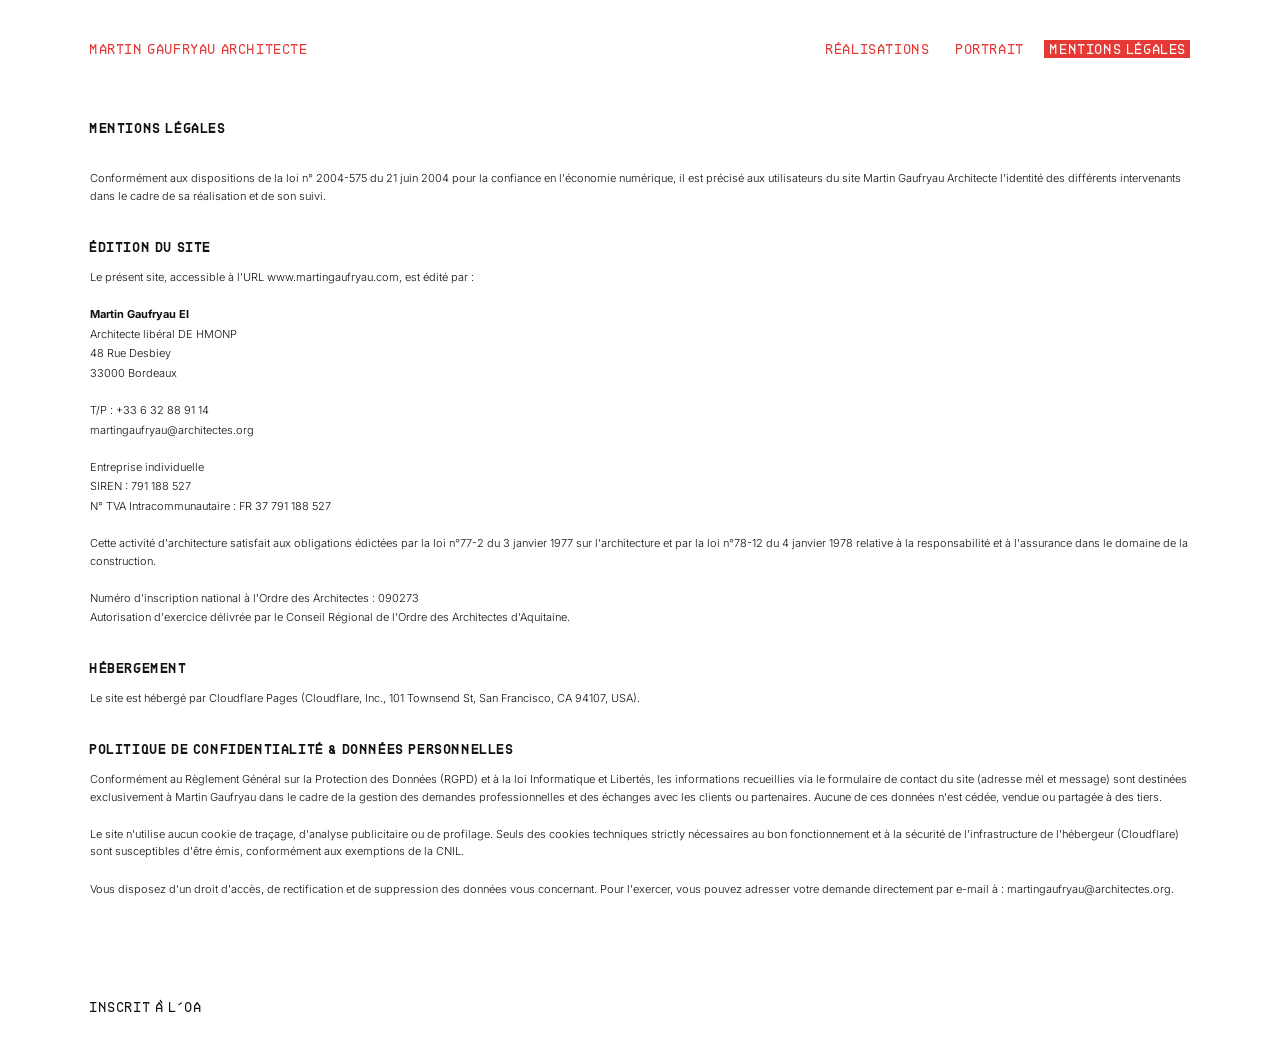
<file: mentions-legales.html>
<!DOCTYPE html>
<html lang="fr">
<head>
  <meta charset="UTF-8">
  <meta name="viewport" content="width=device-width, initial-scale=1.0">
  <title>Mentions légales — MARTIN GAUFRYAU ARCHITECTE</title>
  <link rel="icon" type="image/svg+xml" href="data:image/svg+xml,<svg xmlns='http://www.w3.org/2000/svg' viewBox='0 0 100 100'><rect width='100' height='100' fill='%23e53935'/></svg>">
  <link rel="stylesheet" href="style.css">
</head>
<body>
  <div class="site-container">
    <header class="main-header">
      <div class="brand">
        <a href="index.html">MARTIN GAUFRYAU ARCHITECTE</a>
      </div>
      <nav class="main-nav">
        <a href="realisations.html">RÉALISATIONS</a>
        <a href="portrait.html">PORTRAIT</a>
        <a href="mentions-legales.html" class="active">MENTIONS LÉGALES</a>
      </nav>
    </header>

    <main>
      <section class="legal-content">
        <h1>Mentions légales</h1>
        
        <div class="legal-block">
          <p>Conformément aux dispositions de la loi n° 2004-575 du 21 juin 2004 pour la confiance en l'économie numérique, il est précisé aux utilisateurs du site Martin Gaufryau Architecte l'identité des différents intervenants dans le cadre de sa réalisation et de son suivi.</p>
        </div>

        <div class="legal-block">
          <h2>Édition du site</h2>
          <p>Le présent site, accessible à l'URL www.martingaufryau.com, est édité par :</p>
          <br>
          <p><strong>Martin Gaufryau EI</strong></p>
          <p>Architecte libéral DE HMONP</p>
          <p>48 Rue Desbiey</p>
          <p>33000 Bordeaux</p>
          <br>
          <p>T/P : +33 6 32 88 91 14</p>
          <p>martingaufryau@architectes.org</p>
          <br>
          <p>Entreprise individuelle</p>
          <p>SIREN : 791 188 527</p>
          <p>N° TVA Intracommunautaire : FR 37 791 188 527</p>
          <br>
          <p>Cette activité d'architecture satisfait aux obligations édictées par la loi n°77-2 du 3 janvier 1977 sur l'architecture et par la loi n°78-12 du 4 janvier 1978 relative à la responsabilité et à l'assurance dans le domaine de la construction.</p>
          <br>
          <p>Numéro d'inscription national à l'Ordre des Architectes : 090273</p>
          <p>Autorisation d'exercice délivrée par le Conseil Régional de l'Ordre des Architectes d'Aquitaine.</p>
        </div>

        <div class="legal-block">
          <h2>Hébergement</h2>
          <p>Le site est hébergé par Cloudflare Pages (Cloudflare, Inc., 101 Townsend St, San Francisco, CA 94107, USA).</p>
        </div>

        <div class="legal-block">
          <h2>Politique de confidentialité & Données personnelles</h2>
          <p>Conformément au Règlement Général sur la Protection des Données (RGPD) et à la loi Informatique et Libertés, les informations recueillies via le formulaire de contact du site (adresse mél et message) sont destinées exclusivement à Martin Gaufryau dans le cadre de la gestion des demandes professionnelles et des échanges avec les clients ou partenaires. Aucune de ces données n'est cédée, vendue ou partagée à des tiers.</p>
          <br>
          <p>Le site n'utilise aucun cookie de traçage, d'analyse publicitaire ou de profilage. Seuls des cookies techniques strictly nécessaires au bon fonctionnement et à la sécurité de l'infrastructure de l'hébergeur (Cloudflare) sont susceptibles d'être émis, conformément aux exemptions de la CNIL.</p>
          <br>
          <p>Vous disposez d'un droit d'accès, de rectification et de suppression des données vous concernant. Pour l'exercer, vous pouvez adresser votre demande directement par e-mail à : martingaufryau@architectes.org.</p>
        </div>
      </section>
    </main>

    <footer class="main-footer">
      <a href="pdf/ordre-architectes.pdf" target="_blank" rel="noopener noreferrer" class="order-link">
        Inscrit à l'OA
      </a>
    </footer>
  </div>
</body>
</html>
</file>
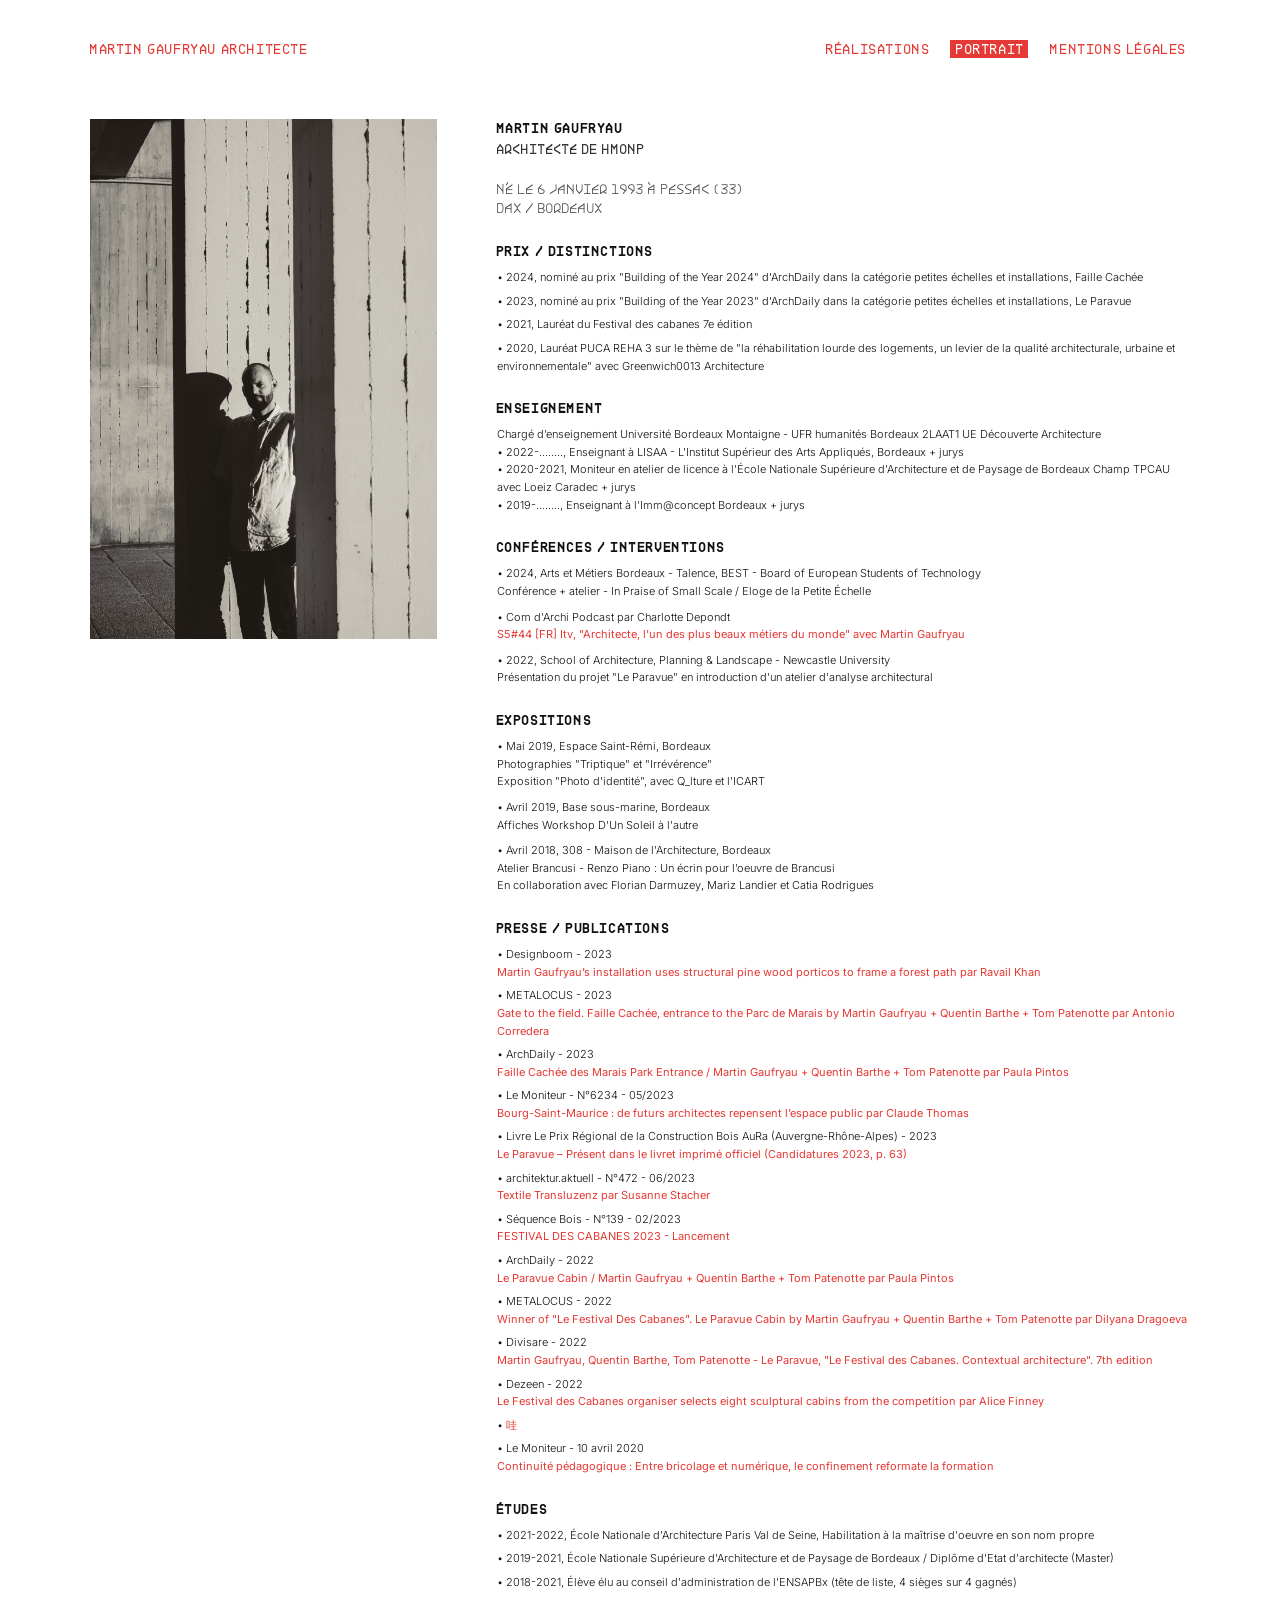
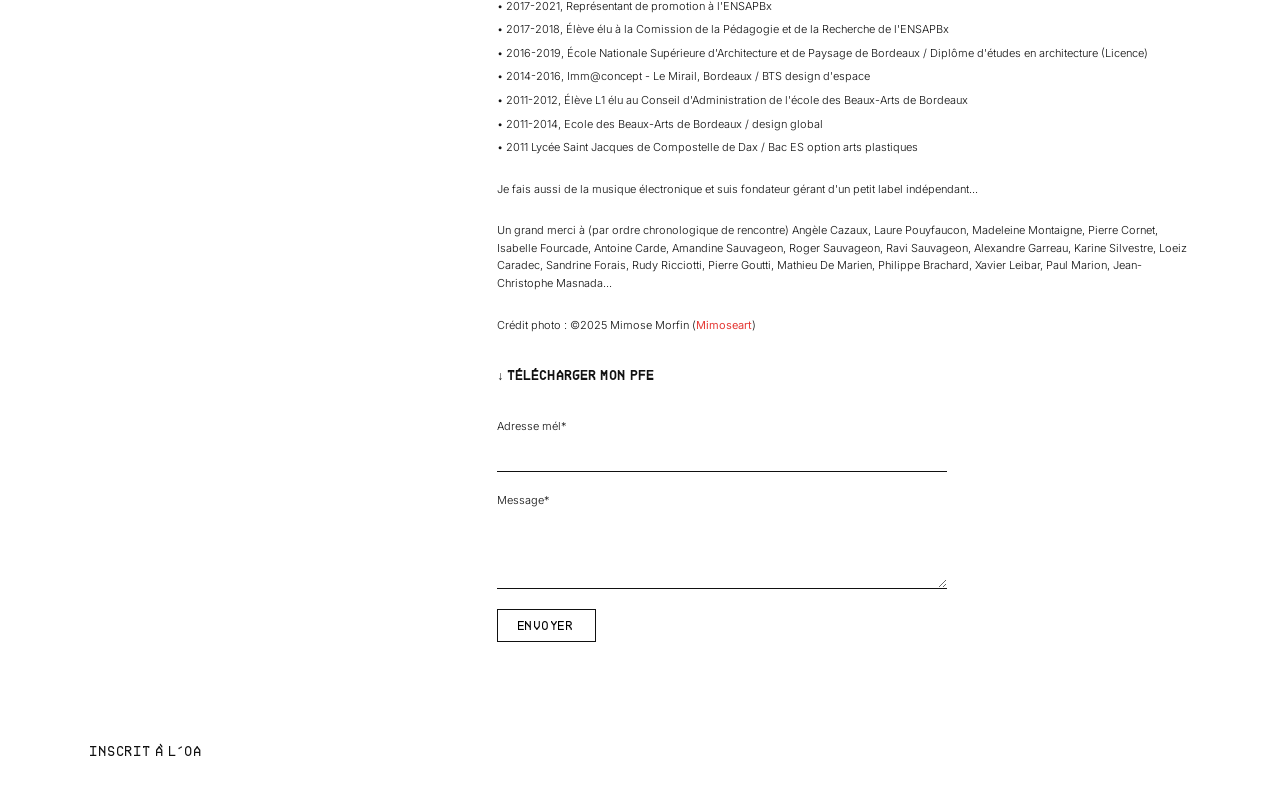
<file: portrait.html>
<!DOCTYPE html>
<html lang="fr">
<head>
  <meta charset="UTF-8">
  <meta name="viewport" content="width=device-width, initial-scale=1.0">
  <title>Portrait — MARTIN GAUFRYAU ARCHITECTE</title>
  <link rel="icon" type="image/svg+xml" href="data:image/svg+xml,<svg xmlns='http://www.w3.org/2000/svg' viewBox='0 0 100 100'><rect width='100' height='100' fill='%23e53935'/></svg>">
  <link rel="stylesheet" href="style.css">
</head>
<body>
  <div class="site-container">
    <header class="main-header">
      <div class="brand">
        <a href="index.html">MARTIN GAUFRYAU ARCHITECTE</a>
      </div>
      <nav class="main-nav">
        <a href="realisations.html">RÉALISATIONS</a>
        <a href="portrait.html" class="active">PORTRAIT</a>
        <a href="mentions-legales.html">MENTIONS LÉGALES</a>
      </nav>
    </header>

    <main>
      <section class="portrait-layout">
        <!-- Photo de portrait -->
        <div class="portrait-img">
          <img src="images/portrait-martin.jpeg" alt="Martin Gaufryau">
        </div>

        <!-- Content 100% BDR Mono -->
        <div class="portrait-content">
          <h1 class="portrait-name-bold">Martin Gaufryau</h1>
          <p class="portrait-subtitle-regular">Architecte DE HMONP</p>
          
          <div class="portrait-block portrait-info-light">
            <p>Né le 6 janvier 1993 à Pessac (33)</p>
            <p>Dax / Bordeaux</p>
          </div>

          <div class="portrait-block">
            <h2>Prix / distinctions</h2>
            <ul>
              <li>• 2024, nominé au prix "Building of the Year 2024" d'ArchDaily dans la catégorie petites échelles et installations, Faille Cachée</li>
              <li>• 2023, nominé au prix "Building of the Year 2023" d'ArchDaily dans la catégorie petites échelles et installations, Le Paravue</li>
              <li>• 2021, Lauréat du Festival des cabanes 7e édition</li>
              <li>• 2020, Lauréat PUCA REHA 3 sur le thème de "la réhabilitation lourde des logements, un levier de la qualité architecturale, urbaine et environnementale" avec Greenwich0013 Architecture</li>
            </ul>
          </div>

          <div class="portrait-block">
            <h2>Enseignement</h2>
            <p>Chargé d’enseignement Université Bordeaux Montaigne - UFR humanités Bordeaux 2LAAT1 UE Découverte Architecture</p>
            <p>• 2022-........, Enseignant à LISAA - L'Institut Supérieur des Arts Appliqués, Bordeaux + jurys</p>
            <p>• 2020-2021, Moniteur en atelier de licence à l'École Nationale Supérieure d'Architecture et de Paysage de Bordeaux Champ TPCAU avec Loeiz Caradec + jurys</p>
            <p>• 2019-........, Enseignant à l'Imm@concept Bordeaux + jurys</p>
          </div>

          <div class="portrait-block">
            <h2>Conférences / interventions</h2>
            <p>• 2024, Arts et Métiers Bordeaux - Talence, BEST - Board of European Students of Technology<br>Conférence + atelier - In Praise of Small Scale / Eloge de la Petite Échelle</p>
            <p style="margin-top: 8px;">• Com d'Archi Podcast par Charlotte Depondt<br>
              <a href="https://linktr.ee/comdarchipodcast" target="_blank" rel="noopener noreferrer" class="accent-link">S5#44 [FR] Itv, "Architecte, l'un des plus beaux métiers du monde" avec Martin Gaufryau</a>
            </p>
            <p style="margin-top: 8px;">• 2022, School of Architecture, Planning & Landscape - Newcastle University<br>Présentation du projet "Le Paravue" en introduction d'un atelier d'analyse architectural</p>
          </div>

          <div class="portrait-block">
            <h2>Expositions</h2>
            <p>• Mai 2019, Espace Saint-Rémi, Bordeaux<br>Photographies "Triptique" et "Irrévérence"<br>Exposition "Photo d'identité", avec Q_lture et l'ICART</p>
            <p style="margin-top: 8px;">• Avril 2019, Base sous-marine, Bordeaux<br>Affiches Workshop D'Un Soleil à l'autre</p>
            <p style="margin-top: 8px;">• Avril 2018, 308 - Maison de l'Architecture, Bordeaux<br>Atelier Brancusi - Renzo Piano : Un écrin pour l’oeuvre de Brancusi<br>En collaboration avec Florian Darmuzey, Mariz Landier et Catia Rodrigues</p>
          </div>

          <div class="portrait-block">
            <h2>Presse / publications</h2>
            <ul class="press-list">
              <li>• Designboom - 2023<br><a href="https://www.designboom.com/architecture/martin-guafryau-installation-structural-forest-pine-wood-porticos-french-park-08-15-2023/" target="_blank" rel="noopener noreferrer" class="accent-link">Martin Gaufryau’s installation uses structural pine wood porticos to frame a forest path par Ravail Khan</a></li>
              <li>• METALOCUS - 2023<br><a href="https://www.metalocus.es/es/noticias/puerta-al-campo-faille-cachee-entrada-al-parque-del-marais-por-martin-gaufryau-quentin-barthe-tom-patenotte" target="_blank" rel="noopener noreferrer" class="accent-link">Gate to the field. Faille Cachée, entrance to the Parc de Marais by Martin Gaufryau + Quentin Barthe + Tom Patenotte par Antonio Corredera</a></li>
              <li>• ArchDaily - 2023<br><a href="https://www.archdaily.com/1005246/faille-cachee-des-marais-park-entrance-martin-gaufryau-plus-quentin-barthe-plus-tom-patenotte" target="_blank" rel="noopener noreferrer" class="accent-link">Faille Cachée des Marais Park Entrance / Martin Gaufryau + Quentin Barthe + Tom Patenotte par Paula Pintos</a></li>
              <li>• Le Moniteur - N°6234 - 05/2023<br><a href="https://www.lemoniteur.fr/article/bourg-saint-maurice-de-futurs-architectes-repensent-l-espace-public.2269126" target="_blank" rel="noopener noreferrer" class="accent-link">Bourg-Saint-Maurice : de futurs architectes repensent l’espace public par Claude Thomas</a></li>
              <li>• Livre Le Prix Régional de la Construction Bois AuRa (Auvergne-Rhône-Alpes) - 2023<br><a href="https://www.calameo.com/read/007510909b15391be99d6" target="_blank" rel="noopener noreferrer" class="accent-link">Le Paravue – Présent dans le livret imprimé officiel (Candidatures 2023, p. 63)</a></li>
              <li>• architektur.aktuell - N°472 - 06/2023<br><a href="https://www.architektur-aktuell.at/news/textile-transluzenz" target="_blank" rel="noopener noreferrer" class="accent-link">Textile Transluzenz par Susanne Stacher</a></li>
              <li>• Séquence Bois - N°139 - 02/2023<br><a href="https://www.sequencesbois.fr/festival-des-cabanes-2023-lancement-a909.html" target="_blank" rel="noopener noreferrer" class="accent-link">FESTIVAL DES CABANES 2023 - Lancement</a></li>
              <li>• ArchDaily - 2022<br><a href="https://www.archdaily.com/988332/le-paravue-martin-gaufryau-plus-quentin-barthe-plus-tom-patenotte" target="_blank" rel="noopener noreferrer" class="accent-link">Le Paravue Cabin / Martin Gaufryau + Quentin Barthe + Tom Patenotte par Paula Pintos</a></li>
              <li>• METALOCUS - 2022<br><a href="https://www.metalocus.es/es/noticias/ganador-de-le-festival-des-cabanes-le-paravue-cabin-por-martin-gaufryau-quentin-barthe-tom-patenotte" target="_blank" rel="noopener noreferrer" class="accent-link">Winner of "Le Festival Des Cabanes". Le Paravue Cabin by Martin Gaufryau + Quentin Barthe + Tom Patenotte par Dilyana Dragoeva</a></li>
              <li>• Divisare - 2022<br><a href="https://divisare.com/projects/465672-martin-gaufryau-quentin-barthe-tom-patenotte-vincent-pelletier-wassmer-le-paravue" target="_blank" rel="noopener noreferrer" class="accent-link">Martin Gaufryau, Quentin Barthe, Tom Patenotte - Le Paravue, "Le Festival des Cabanes. Contextual architecture". 7th edition</a></li>
              <li>• Dezeen - 2022<br><a href="https://www.dezeen.com/2022/09/01/cabins-festival-2022-architecture-roundup/" target="_blank" rel="noopener noreferrer" class="accent-link">Le Festival des Cabanes organiser selects eight sculptural cabins from the competition par Alice Finney</a></li>
              <li>• <a href="https://wooooooow.cn/le-paravue-cottage-france-martin-gaufryau-quentin-barthe-tom-patenotte/" target="_blank" rel="noopener noreferrer" class="accent-link">哇</a></li>
              <li>• Le Moniteur - 10 avril 2020<br><a href="https://www.lemoniteur.fr/article/continuite-pedagogique-entre-bricolage-et-numerique-le-confinement-reformate-la-formation.2084391" target="_blank" rel="noopener noreferrer" class="accent-link">Continuité pédagogique : Entre bricolage et numérique, le confinement reformate la formation</a></li>
            </ul>
          </div>

          <div class="portrait-block">
            <h2>Études</h2>
            <ul>
              <li>• 2021-2022, École Nationale d'Architecture Paris Val de Seine, Habilitation à la maîtrise d'oeuvre en son nom propre</li>
              <li>• 2019-2021, École Nationale Supérieure d'Architecture et de Paysage de Bordeaux / Diplôme d'Etat d'architecte (Master)</li>
              <li>• 2018-2021, Élève élu au conseil d'administration de l'ENSAPBx (tête de liste, 4 sièges sur 4 gagnés)</li>
              <li>• 2017-2021, Représentant de promotion à l'ENSAPBx</li>
              <li>• 2017-2018, Élève élu à la Comission de la Pédagogie et de la Recherche de l'ENSAPBx</li>
              <li>• 2016-2019, École Nationale Supérieure d'Architecture et de Paysage de Bordeaux / Diplôme d'études en architecture (Licence)</li>
              <li>• 2014-2016, Imm@concept - Le Mirail, Bordeaux / BTS design d'espace</li>
              <li>• 2011-2012, Élève L1 élu au Conseil d'Administration de l'école des Beaux-Arts de Bordeaux</li>
              <li>• 2011-2014, Ecole des Beaux-Arts de Bordeaux / design global</li>
              <li>• 2011 Lycée Saint Jacques de Compostelle de Dax / Bac ES option arts plastiques</li>
            </ul>
          </div>

          <div class="portrait-block">
            <p>Je fais aussi de la musique électronique et suis fondateur gérant d'un petit label indépendant...</p>
          </div>

          <div class="portrait-block">
            <p>Un grand merci à (par ordre chronologique de rencontre) Angèle Cazaux, Laure Pouyfaucon, Madeleine Montaigne, Pierre Cornet, Isabelle Fourcade, Antoine Carde, Amandine Sauvageon, Roger Sauvageon, Ravi Sauvageon, Alexandre Garreau, Karine Silvestre, Loeiz Caradec, Sandrine Forais, Rudy Ricciotti, Pierre Goutti, Mathieu De Marien, Philippe Brachard, Xavier Leibar, Paul Marion, Jean-Christophe Masnada...</p>
          </div>

          <div class="portrait-block">
            <p>Crédit photo : ©2025 Mimose Morfin (<a href="https://www.instagram.com/mimoseart" target="_blank" rel="noopener noreferrer" class="accent-link">Mimoseart</a>)</p>
          </div>

          <!-- Lien PFE Omeka -->
          <div class="pfe-link-container">
            <a href="https://omeka.archires.archi.fr/s/ensa/item/65631#?c=&m=&s=&cv=" target="_blank" rel="noopener noreferrer" class="pfe-link">
              ↓ Télécharger mon PFE
            </a>
          </div>

          <!-- Formulaire de contact -->
          <form class="contact-form" action="#" method="POST">
            <div class="form-group">
              <label for="email">Adresse mél*</label>
              <input type="email" id="email" name="email" required>
            </div>
            
            <div class="form-group">
              <label for="message">Message*</label>
              <textarea id="message" name="message" rows="4" required></textarea>
            </div>

            <button type="submit">ENVOYER</button>
          </form>
        </div>
      </section>
    </main>

    <footer class="main-footer">
      <a href="pdf/ordre-architectes.pdf" target="_blank" rel="noopener noreferrer" class="order-link">
        Inscrit à l'OA
      </a>
    </footer>
  </div>
</body>
</html>
</file>
<file: style.css>
/* Import de la police Inter via Google Fonts pour le corps de texte global */
@import url('https://fonts.googleapis.com/css2?family=Inter:wght@300;400;500;600&display=swap');

/* --- Déclaration des graisses de BDR Mono 2006 --- */
@font-face {
  font-family: 'BDR Mono 2006';
  src: url('fonts/1705.otf') format('opentype');
  font-weight: 300;
  font-style: normal;
  font-display: swap;
}

@font-face {
  font-family: 'BDR Mono 2006';
  src: url('fonts/1706.otf') format('opentype');
  font-weight: 400;
  font-style: normal;
  font-display: swap;
}

@font-face {
  font-family: 'BDR Mono 2006';
  src: url('fonts/1707.otf') format('opentype');
  font-weight: 900;
  font-style: normal;
  font-display: swap;
}

:root {
  --accent-color: #e53935; /* Rouge d'accentuation */
  --text-color: #111111;
  --bg-color: #ffffff;
  --font-mono: 'BDR Mono 2006', monospace, sans-serif;
  --font-body: 'Inter', -apple-system, BlinkMacSystemFont, sans-serif;
  --max-width: 1140px;
}

* {
  box-sizing: border-box;
  margin: 0;
  padding: 0;
}

body {
  font-family: var(--font-body);
  font-weight: 300;
  color: var(--text-color);
  background-color: var(--bg-color);
  font-size: 11px;
  line-height: 1.6;
  -webkit-font-smoothing: antialiased;
  cursor: crosshair; /* Applique le curseur cruciforme natif partout */
}

a {
  color: inherit;
  text-decoration: none;
  cursor: crosshair; /* Garde la croix sur les liens */
  transition: color 0.15s ease, background-color 0.15s ease;
}

p a, li a, .body-link {
  color: var(--text-color);
  cursor: crosshair;
}

p a:hover, li a:hover, .body-link:hover {
  color: var(--accent-color);
}

.site-container {
  max-width: var(--max-width);
  margin: 0 auto;
  padding: 40px 20px;
}

/* --- En-tête / Header & Menu en BDR Mono Regular (400) --- */
.main-header {
  display: flex;
  justify-content: space-between;
  align-items: center;
  margin-bottom: 60px;
  font-family: var(--font-mono);
  font-size: 12px;
  font-weight: 400;
  letter-spacing: 0.05em;
  text-transform: uppercase;
}

.brand a {
  color: var(--accent-color);
  font-weight: 400;
  cursor: crosshair;
}

.brand a:hover {
  color: var(--accent-color);
  background-color: transparent;
}

.main-nav a {
  margin-left: 12px;
  color: var(--accent-color);
  padding: 3px 3px 3px 6px;
  line-height: 1;
  display: inline-block;
  font-weight: 400;
  letter-spacing: 0.05em;
  cursor: crosshair;
}

.main-nav a:hover,
.main-nav a.active {
  background-color: var(--accent-color);
  color: #ffffff;
}

/* --- Page d'Accueil (index.html) --- */
.home-body {
  overflow: hidden;
  height: 100vh;
}

.hero-bg {
  height: 100vh;
  width: 100vw;
  background-size: cover;
  background-position: center;
  display: flex;
  align-items: center;
  justify-content: center;
}

.home-nav {
  display: flex;
  flex-direction: column;
  align-items: center;
  gap: 4px;
  font-family: var(--font-mono);
  font-size: 12px;
  font-weight: 400;
  text-transform: uppercase;
  letter-spacing: 0.08em;
}

.home-nav a {
  color: var(--accent-color);
  padding: 3px 3px 3px 6px;
  line-height: 1;
  display: inline-block;
  font-weight: 400;
  letter-spacing: 0.08em;
  cursor: crosshair;
}

.home-nav a:hover {
  background-color: var(--accent-color);
  color: #ffffff;
}

/* --- Grille de Réalisations Asymétrique (3 colonnes) --- */
.projects-grid {
  column-count: 3;
  column-gap: 32px;
  margin-bottom: 60px;
}

.project-card {
  break-inside: avoid;
  margin-bottom: 48px;
}

.project-card a {
  display: block;
  text-decoration: none;
  cursor: crosshair;
}

.project-card img {
  width: 100%;
  height: auto;
  display: block;
  margin-bottom: 12px;
  transition: opacity 0.15s ease;
}

.project-card img:hover {
  opacity: 0.85;
}

.project-title {
  font-family: var(--font-mono);
  font-size: 11px;
  font-weight: 400;
  text-transform: uppercase;
  letter-spacing: 0.05em;
  text-align: left;
}

@media (max-width: 1024px) {
  .projects-grid {
    column-count: 2;
  }
}

@media (max-width: 600px) {
  .projects-grid {
    column-count: 1;
  }
}

/* --- Grille Galerie Projet & Dessins/Maquettes (4 Colonnes) --- */
.project-detail-grid {
  column-count: 4;
  column-gap: 24px;
  width: 100%;
  max-width: 100%;
  margin-bottom: 40px;
}

.project-detail-grid img {
  width: 100%;
  height: auto;
  display: inline-block;
  break-inside: avoid;
  -webkit-column-break-inside: avoid;
  margin-bottom: 24px;
  transition: opacity 0.15s ease;
}

.project-detail-grid img:hover {
  opacity: 0.85;
}

@media (max-width: 1024px) {
  .project-detail-grid {
    column-count: 2;
  }
}

@media (max-width: 600px) {
  .project-detail-grid {
    column-count: 1;
  }
}

/* --- Cartouche Technique Visible & Sections Repliables --- */
.project-meta-cartridge {
  margin-top: 40px;
  margin-bottom: 40px;
  width: 100%;
  max-width: 100%;
  border-top: 1px solid #111;
  border-bottom: 1px solid #111;
  padding: 20px 0;
}

.project-meta-cartridge h2 {
  font-family: var(--font-mono);
  font-size: 12px;
  font-weight: 900;
  text-transform: uppercase;
  margin-bottom: 16px;
  letter-spacing: 0.05em;
}

.meta-grid p {
  margin-bottom: 6px;
  font-family: var(--font-body);
  font-weight: 300;
}

.collapsible-section {
  width: 100%;
  max-width: 100%;
  border-bottom: 1px solid #e0e0e0;
  margin-bottom: 16px;
}

.collapse-toggle-btn {
  width: 100%;
  background: none;
  border: none;
  display: flex;
  justify-content: space-between;
  align-items: center;
  font-family: var(--font-mono);
  font-size: 12px;
  font-weight: 900;
  text-transform: uppercase;
  letter-spacing: 0.05em;
  padding: 14px 0;
  color: var(--text-color);
  cursor: crosshair;
  transition: color 0.15s ease;
}

.collapse-toggle-btn:hover {
  color: var(--accent-color);
}

.collapse-content {
  max-height: 0;
  overflow: hidden;
  transition: max-height 0.35s ease-in-out, opacity 0.25s ease-in-out;
  opacity: 0;
  padding-bottom: 0;
  font-family: var(--font-body);
  font-weight: 300;
}

.collapse-content.active {
  max-height: 4000px;
  opacity: 1;
  padding-bottom: 20px;
}

.collapse-content p {
  margin-bottom: 12px;
  color: #333;
}

.placeholder-text {
  font-style: italic;
  color: #777;
}

/* --- Tableau Récapitulatif & Barre d'Outils Haut Droite --- */
.projects-table-section {
  font-family: var(--font-mono);
  position: relative;
  margin-top: 40px;
}

.table-header-toolbar {
  position: absolute;
  top: -24px;
  right: 0;
  display: flex;
  align-items: center;
  gap: 16px;
  z-index: 10;
}

.table-tool-btn {
  background: none;
  border: none;
  outline: none;
  padding: 0;
  margin: 0;
  font-family: var(--font-mono);
  font-size: 11px;
  font-weight: 400;
  color: var(--text-color);
  text-transform: uppercase;
  letter-spacing: 0.05em;
  display: inline-flex;
  align-items: center;
  gap: 3px;
  -webkit-appearance: none;
  -moz-appearance: none;
  appearance: none;
  cursor: crosshair;
  transition: color 0.15s ease;
}

.table-tool-btn:hover {
  color: var(--accent-color);
}

.table-wrapper {
  overflow: hidden;
  max-height: 2000px;
  transition: max-height 0.35s ease-in-out, opacity 0.25s ease-in-out;
  opacity: 1;
}

.table-wrapper.collapsed {
  max-height: 0;
  opacity: 0;
}

.projects-table {
  width: 100%;
  border-collapse: collapse;
  text-align: left;
  font-size: 11px;
}

.projects-table th {
  font-weight: 900;
  color: #111;
  padding-bottom: 10px;
  border-bottom: 1px solid #111111;
  vertical-align: bottom;
}

.projects-table td {
  padding: 6px 0;
  border-bottom: 1px solid transparent;
  color: #111;
}

.projects-table td:nth-child(4) {
  font-family: var(--font-mono);
  font-weight: 400;
}

.accent-link {
  color: var(--accent-color);
  background-color: transparent;
  padding: 0;
  font-weight: 400;
  cursor: crosshair;
}

.accent-link:hover {
  color: #111111;
  background-color: transparent;
}

/* --- Page Portrait --- */
.portrait-layout {
  display: grid;
  grid-template-columns: 1fr 2fr;
  gap: 60px;
}

.portrait-img img {
  width: 100%;
  height: auto;
  display: block;
}

.portrait-content {
  font-family: var(--font-body);
  font-weight: 300;
  font-size: 11px;
  line-height: 1.6;
}

.portrait-name-bold {
  font-family: var(--font-mono);
  font-size: 12px;
  font-weight: 900;
  text-transform: uppercase;
  letter-spacing: 0.05em;
  margin-bottom: 2px;
}

.portrait-subtitle-regular {
  font-family: var(--font-mono);
  font-size: 12px;
  font-weight: 400;
  color: #333;
  margin-bottom: 20px;
}

.portrait-info-light {
  font-family: var(--font-mono);
  font-weight: 300;
  font-size: 12px;
  color: #444;
}

.portrait-block {
  margin-bottom: 24px;
}

.portrait-block h2 {
  font-family: var(--font-mono);
  font-size: 12px;
  font-weight: 900;
  margin-bottom: 8px;
  text-transform: uppercase;
  letter-spacing: 0.05em;
}

.portrait-block ul {
  list-style: none;
}

.portrait-block li {
  margin-bottom: 6px;
}

.pfe-link-container {
  margin: 32px 0;
}

.pfe-link {
  font-family: var(--font-mono);
  color: var(--text-color);
  font-size: 12px;
  font-weight: 900;
  text-transform: uppercase;
  cursor: crosshair;
}

.pfe-link:hover {
  color: var(--accent-color);
  background-color: transparent;
}

/* Formulaire Contact */
.contact-form {
  margin-top: 32px;
  display: flex;
  flex-direction: column;
  gap: 20px;
  max-width: 450px;
  font-family: var(--font-body);
  font-weight: 300;
  font-size: 11px;
}

.form-group {
  display: flex;
  flex-direction: column;
  gap: 6px;
}

.contact-form input,
.contact-form textarea {
  width: 100%;
  padding: 8px 0;
  border: none;
  border-bottom: 1px solid #111;
  font-family: var(--font-body);
  font-weight: 300;
  font-size: 11px;
  outline: none;
  background: transparent;
  cursor: crosshair;
}

.contact-form button {
  background: transparent;
  border: 1px solid #111;
  padding: 8px 20px;
  font-family: var(--font-mono);
  font-size: 11px;
  letter-spacing: 0.05em;
  align-self: flex-start;
  cursor: crosshair;
}

.contact-form button:hover {
  background: #111;
  color: #fff;
}

/* --- Page Mentions Légales --- */
.legal-content {
  width: 100%;
  max-width: 100%;
  font-family: var(--font-body);
  font-weight: 300;
  font-size: 11px;
  line-height: 1.6;
}

.legal-content h1 {
  font-family: var(--font-mono);
  font-size: 12px;
  font-weight: 900;
  text-transform: uppercase;
  letter-spacing: 0.05em;
  margin-bottom: 32px;
}

.legal-content h2 {
  font-family: var(--font-mono);
  font-size: 12px;
  font-weight: 900;
  margin-top: 24px;
  margin-bottom: 12px;
  text-transform: uppercase;
  letter-spacing: 0.05em;
}

.legal-block {
  margin-bottom: 32px;
}

.legal-block p {
  margin-bottom: 2px;
  color: #111;
}

/* --- Footer --- */
.main-footer {
  margin-top: 80px;
  padding-top: 20px;
  font-family: var(--font-mono);
  font-size: 12px;
  font-weight: 400;
  text-transform: uppercase;
  letter-spacing: 0.05em;
}

.order-link {
  color: var(--text-color);
  cursor: crosshair;
}

.order-link:hover {
  color: var(--accent-color);
}

/* --- Lightbox / Diaporama --- */
.lightbox {
  position: fixed;
  top: 0;
  left: 0;
  width: 100vw;
  height: 100vh;
  background: rgba(255, 255, 255, 0.98);
  display: none;
  justify-content: space-between;
  align-items: center;
  padding: 0 40px;
  z-index: 1000;
}

.lightbox.active {
  display: flex;
}

.lightbox-close-btn {
  position: absolute;
  top: 40px;
  right: 40px;
  font-family: var(--font-mono);
  font-weight: 400;
  font-size: 12px;
  color: var(--accent-color);
  background: none;
  border: none;
  line-height: 1;
  padding: 0;
  margin: 0;
  text-transform: uppercase;
  cursor: crosshair;
  transition: opacity 0.15s ease;
}

.lightbox-close-btn:hover {
  opacity: 0.7;
}

.lightbox-img-container {
  max-width: 80vw;
  max-height: 85vh;
  display: flex;
  justify-content: center;
  align-items: center;
  margin: 0 auto;
}

.lightbox img {
  max-width: 100%;
  max-height: 85vh;
  object-fit: contain;
}

.lightbox-btn {
  font-family: var(--font-mono);
  font-weight: 400;
  font-size: 26px;
  color: var(--accent-color);
  background: none;
  border: none;
  user-select: none;
  padding: 0 10px;
  margin: 0;
  cursor: crosshair;
  transition: opacity 0.15s ease, transform 0.15s ease;
}

.lightbox-btn:hover {
  opacity: 0.7;
  transform: scale(1.1);
}
</file>
